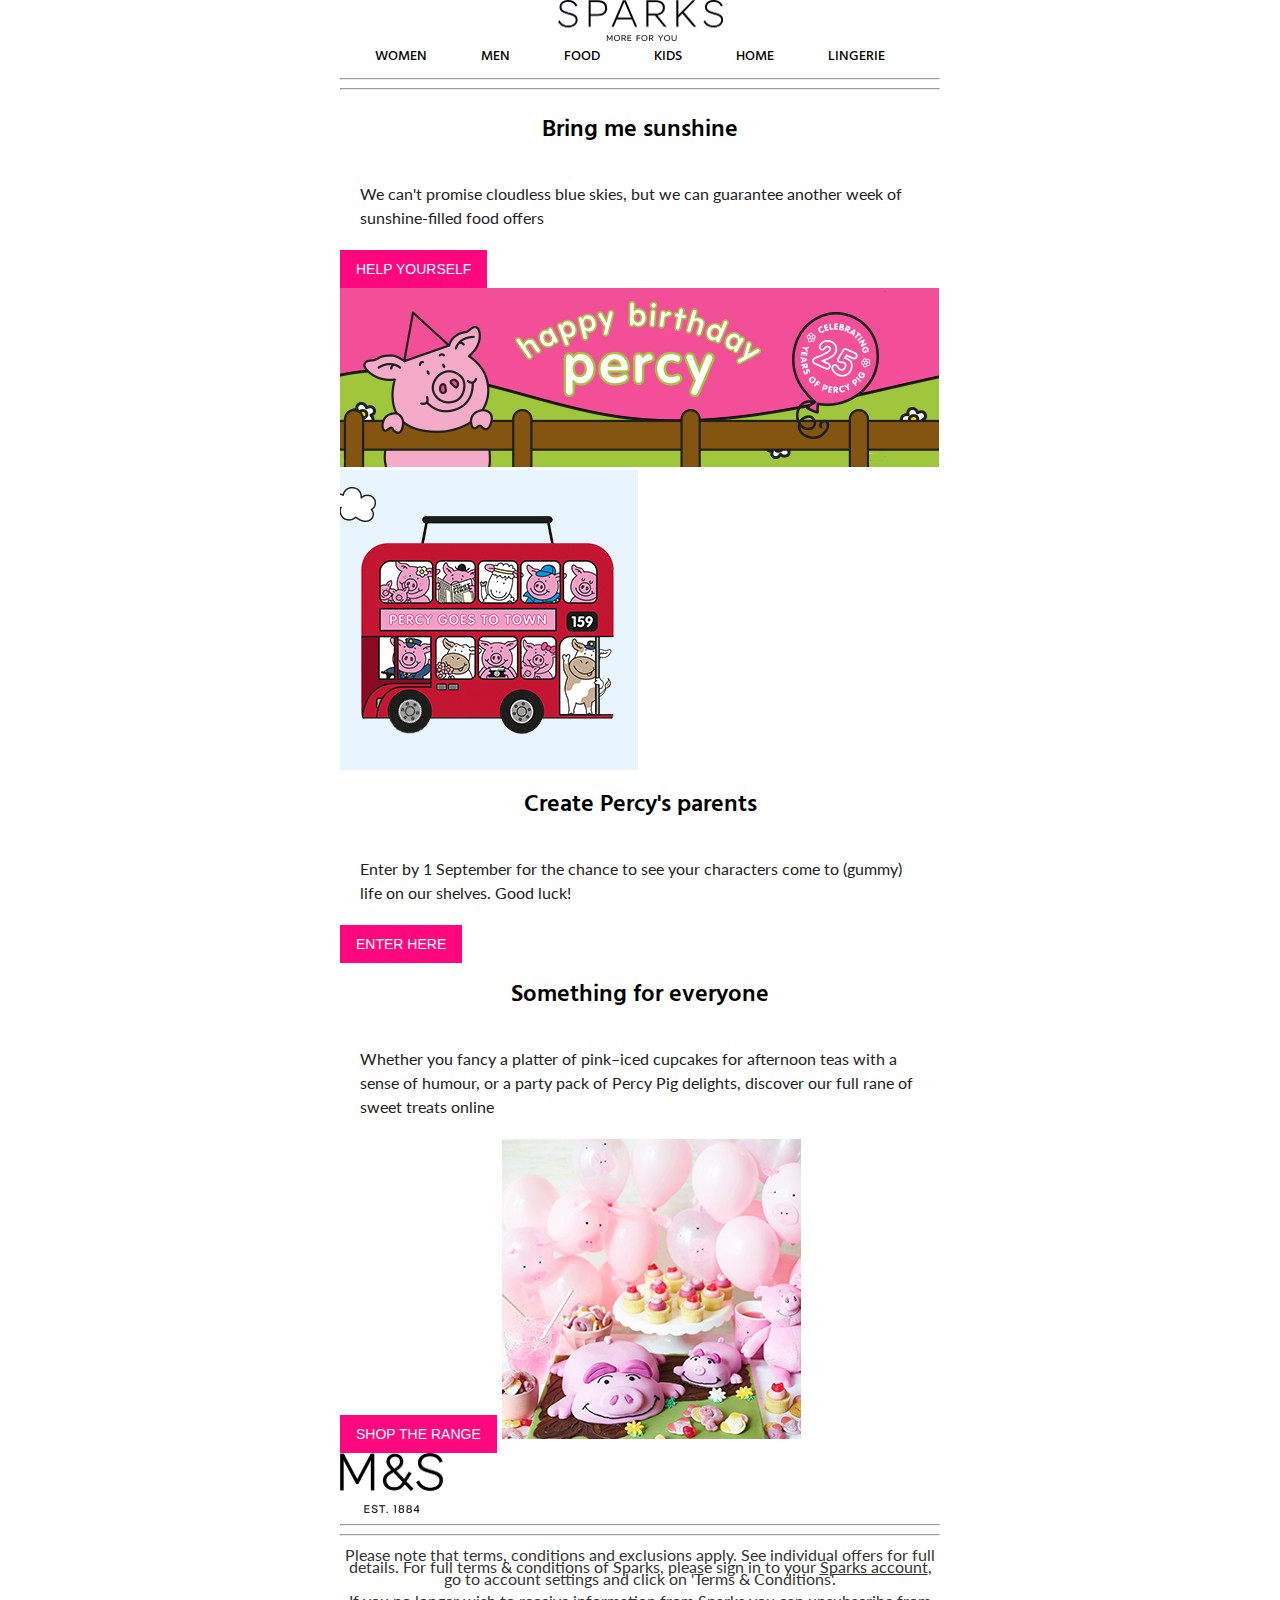
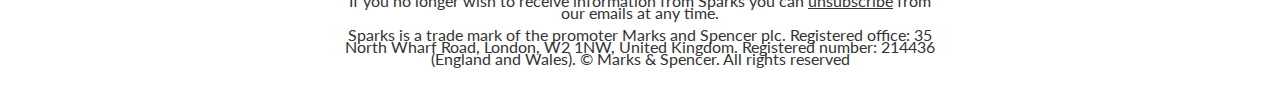
<file: index.html>
<!DOCTYPE html>
<html>
<head>
	<meta charset="utf-8" />
    <title>My HTML Project - M&S Email</title>
    <link rel="stylesheet" type="text/css" href="css/styles.css" />
    <link href="https://fonts.googleapis.com/css?family=Hind:400,500,600|Lato|Open+Sans|Source+Sans+Pro" rel="stylesheet">
</head>
<body>


<header>
<img src="images/sparks_logo.jpg" alt="Sparks logo" height="41px" width="165px">

<ul>
	<li>WOMEN</li>
	<li>MEN</li>
	<li>FOOD</li>
	<li>KIDS</li>
	<li>HOME</li>
	<li>LINGERIE</li>
</ul>

<hr>
<hr>
</header>


<h2>Bring me sunshine</h2>
<p>We can't promise cloudless blue skies, but we can guarantee another week of sunshine-filled food offers</p>
<button>HELP YOURSELF</button>
<img src="images/pig_banner.jpg" alt="happy birthday percy banner">

<img src="images/Percy_on_bus.jpg" alt="Percy goes to town on a red Routemaster bus">
<h2>Create Percy's parents</h2>
<p>Enter by 1 September for the chance to see your characters come to (gummy) life on our shelves. Good luck!</p>
<button>ENTER HERE</button>

<h2>Something for everyone</h2>
<p>Whether you fancy a platter of pink–iced cupcakes for afternoon teas with a sense of humour, or a party pack of Percy Pig delights, discover our full rane of sweet treats online</p>
<button>SHOP THE RANGE</button>
<img src="images/Percy_party.jpg" alt="A Percy party with Percy cakes and Percy balloons">


<footer>

<img src="images/mands_logo.jpg" alt="M&S logo" height="60px" width="103px">
<hr>
<hr>
<p>Please note that terms, conditions and exclusions apply. See individual offers for full details. For full terms &amp conditions of Sparks, please sign in to your <a href="#">Sparks account</a>, go to account settings and click on 'Terms &amp Conditions'.</p>
<p>If you no longer wish to receive information from Sparks you can <a href="#">unsubscribe</a> from our emails at any time.</p>
<p>Sparks is a trade mark of the promoter Marks and Spencer plc. Registered office: 35 North Wharf ​Road, London​, W2 ​1NW, United ​Kingdom. Registered number: 214436 (England and Wales). &copy Marks &amp Spencer. All rights reserved</p>

</footer>


    <script src="https://cdnjs.cloudflare.com/ajax/libs/jquery/3.2.1/jquery.js"></script>
	<script type="text/javascript" src="js/main.js"></script>
</body>
</html>
</file>
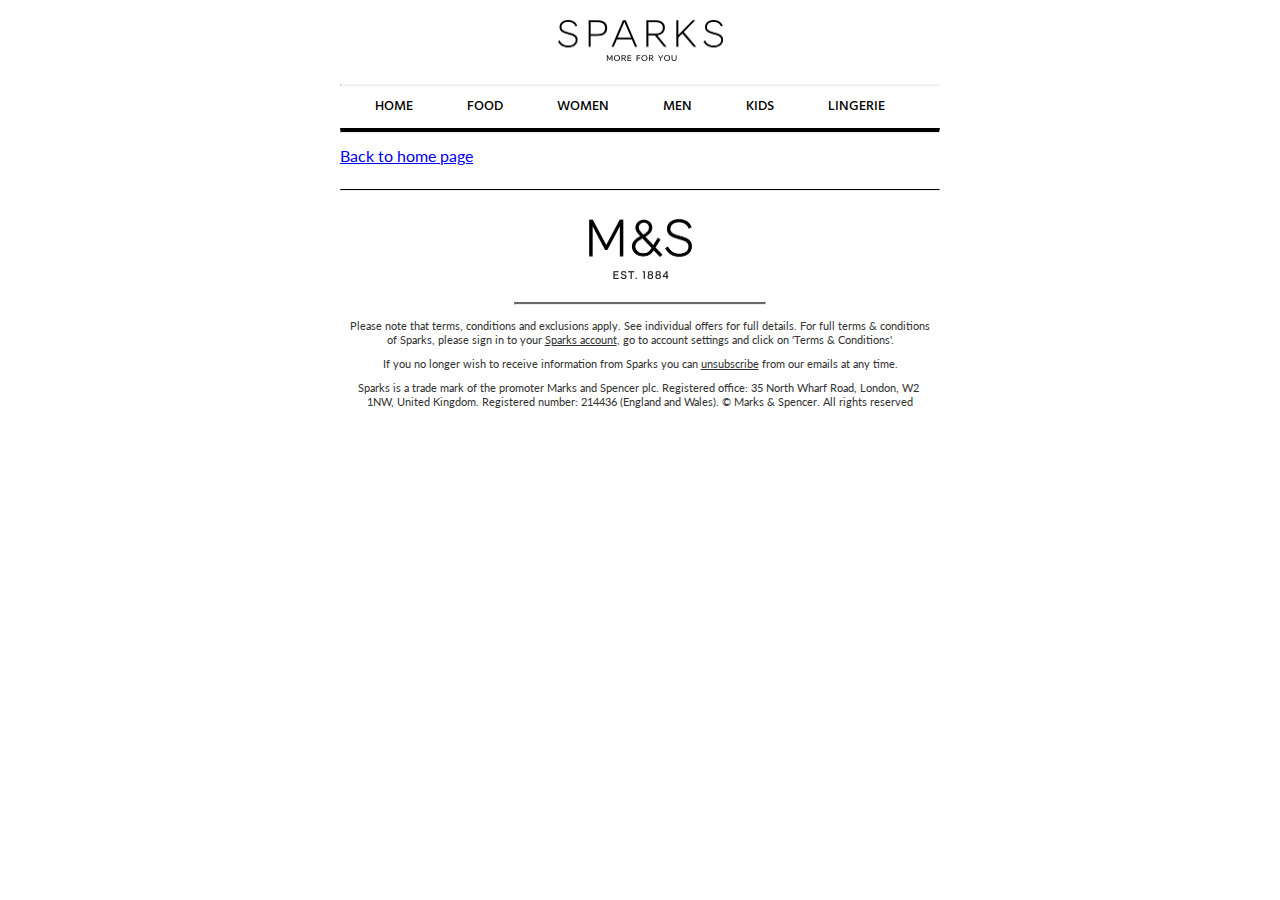
<file: food.html>
<!DOCTYPE html>
<html>
<head>
	<meta charset="utf-8" />
    <title>Food - My HTML Project - M&S Email</title>
    <link rel="stylesheet" type="text/css" href="css/styles.css" />
    <link href="https://fonts.googleapis.com/css?family=Hind:400,500,600|Lato|Open+Sans|Source+Sans+Pro" rel="stylesheet">
</head>
<body>


<header class="container group">
<a href="index.html"><img class="logo" src="images/sparks_logo.jpg" alt="Sparks logo" height="41px" width="165px"></a>

<hr class="hr-one-px">

<ul>
	<li><a href="index.html">HOME</a></li>
	<li><a>FOOD</a></li>
	<li><a>WOMEN</a></li>
	<li><a>MEN</a></li>
	<li><a>KIDS</a></li>
	<li><a>LINGERIE</a></li>
</ul>

<hr class="hr-two-px">
</header>
<br>
<a class="home-link" href="index.html">Back to home page</a>
<br><br>

<hr class="hr-footer">

<footer class="primary-footer container group">
<img class="logo" src="images/mands_logo.jpg" alt="M&S logo" height="60px" width="103px">
<hr class="hr-footer-short-line">
<p><small>Please note that terms, conditions and exclusions apply. See individual offers for full details. For full terms &amp conditions of Sparks, please sign in to your <a href="#">Sparks account</a>, go to account settings and click on 'Terms &amp Conditions'.</small></p>
<p><small>If you no longer wish to receive information from Sparks you can <a href="#">unsubscribe</a> from our emails at any time.</small></p>
<p><small>Sparks is a trade mark of the promoter Marks and Spencer plc. Registered office: 35 North Wharf ​Road, London​, W2 ​1NW, United ​Kingdom. Registered number: 214436 (England and Wales). &copy Marks &amp Spencer. All rights reserved</small></p>
</footer>


    <script src="https://cdnjs.cloudflare.com/ajax/libs/jquery/3.2.1/jquery.js"></script>
	<script type="text/javascript" src="js/main.js"></script>
</body>
</html>
</file>
<file: css/styles.css>
/* http://meyerweb.com/eric/tools/css/reset/ 
   v2.0 | 20110126
   License: none (public domain)
*/

html, body, div, span, applet, object, iframe,
h1, h2, h3, h4, h5, h6, p, blockquote, pre,
a, abbr, acronym, address, big, cite, code,
del, dfn, em, img, ins, kbd, q, s, samp,
small, strike, strong, sub, sup, tt, var,
b, u, i, center,
dl, dt, dd, ol, ul, li,
fieldset, form, label, legend,
table, caption, tbody, tfoot, thead, tr, th, td,
article, aside, canvas, details, embed, 
figure, figcaption, footer, header, hgroup, 
menu, nav, output, ruby, section, summary,
time, mark, audio, video {
	margin: 0;
	padding: 0;
	border: 0;
	font-size: 100%;
	font: inherit;
	vertical-align: baseline;
}
/* HTML5 display-role reset for older browsers */
article, aside, details, figcaption, figure, 
footer, header, hgroup, menu, nav, section {
	display: block;
}
body {
	line-height: 1;
}
ol, ul {
	list-style: none;
}
blockquote, q {
	quotes: none;
}
blockquote:before, blockquote:after,
q:before, q:after {
	content: '';
	content: none;
}
table {
	border-collapse: collapse;
	border-spacing: 0;
}


/*
* { 
border: 1px solid black;
}
*/

/* Clearfix */

.group:before,
.group:after {
  content: "";
  display: table;
}
.group:after {
  clear: both;
}
.group {
  clear: both;
  *zoom: 1;
}

body {
max-width: 600px;
margin: auto;
padding: 0;
}

/* Primary header */

header {
text-align: center;
}

li {
font-family: 'Hind', sans-serif;
font-weight: 500;
font-size: 14px;
line-height: 16px;
list-style-type: none;
display: inline-block;
padding: 5px 30px 5px 10px;
margin-left: 5px;
margin-right: 5px;
}

li a {
text-decoration: none;
color: #000;
}

/* Section content */

h2 {
font-family: 'Hind', sans-serif;
font-weight: 600;
font-size: 24px;
color: #000;
text-align: center;
padding-top: 20px;
padding-bottom: 20px;
}

p {
color: #222222;
font-family: 'Lato', sans-serif;
padding: 20px;
line-height: 1.5em;
}

.col-1-of-2 {
float: left;
width: 48%;
padding-left: 0px;
padding-right: 0px;
text-align: center;
}

.col-2-of-2 {
float: right;
width: 48%;
padding-left: 0px;
padding-right: 0px;
text-align: center;
}

.img-left {
height: 300px;
width: 300px;
}

.img-right {
height: 300px;
width: 300px;
}

button {
font-size: 14px;
padding: 10px 15px;
background-color: #FF077F;
color: #FFF;
text-align: center;
border: 1px solid #FF077F;
opacity: 1;
}

.home-link {
font-family: 'Lato', sans-serif;
margin-top: 20px;
margin-bottom: 30px;
padding-bottom: 30px;
}

/* Horizontal rules */

.hr-one-px {
border-top: 1px solid #F8F8F8;
}

.hr-two-px {
border-top: 4px solid #000;
margin-bottom: -1px;
}

/* Animated gif banners */
.gif-banner {
margin-bottom: 20px;	
}

/* Logos */

.logo {
display: block;
margin: 0 auto;
padding-top: 20px;
padding-bottom: 15px;
}

/* Footer */
footer{
margin-bottom: 20px;
}

footer p, footer a {
color:#333333;
}

footer p {
display: block;
line-height: 0.75em;
text-align: center;
padding: 5px;
}

small {
font-size: 0.7em;
}

.hr-footer {
border-top: 1px solid #000;
}

.hr-footer-short-line {
border-top: 2px solid #666;
width: 250px;
}
</file>
